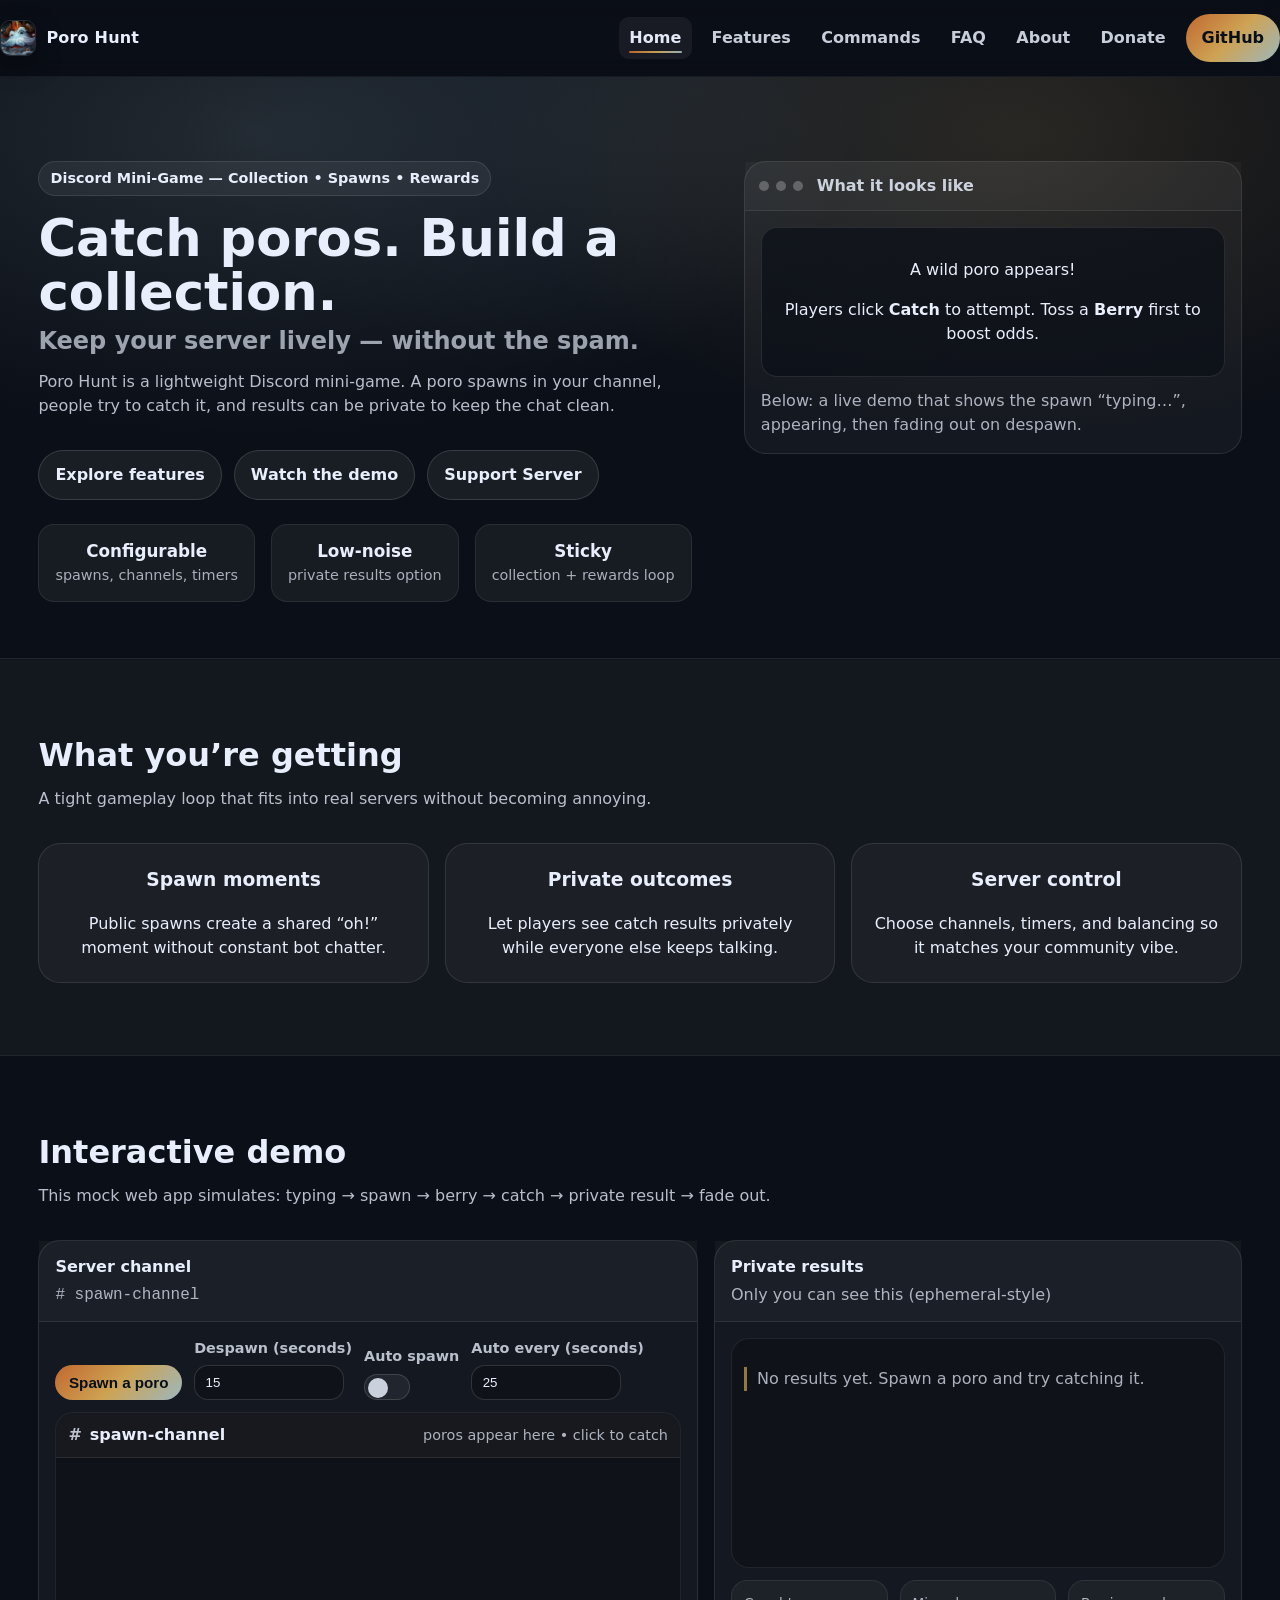
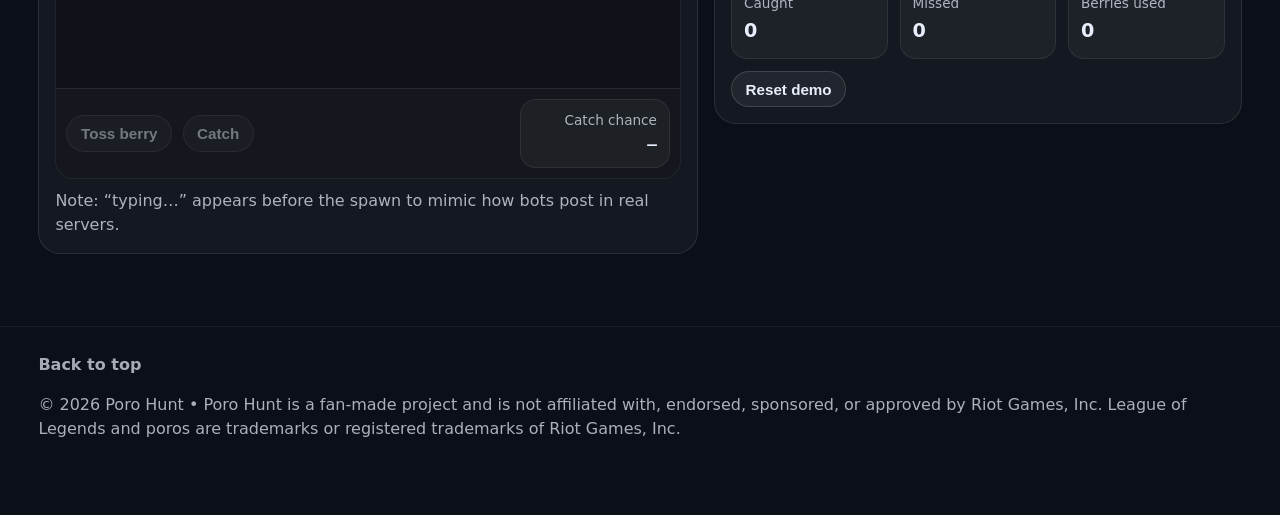
<file: index.html>
<!-- Poro Hunt — Home + Demo (v5) -->
<!DOCTYPE html>
<html lang="en">
  <head>
    <meta charset="UTF-8" />
    <meta name="viewport" content="width=device-width, initial-scale=1" />
    <title>Poro Hunt — Discord Mini-Game Bot</title>

    <link rel="stylesheet" href="./styles.css" />

    <!-- Favicon (GitHub Pages safe path) -->
    <link rel="icon" type="image/png" sizes="32x32" href="/poro-hunt-site/assets/favicon.png">
    <link rel="icon" type="image/png" sizes="16x16" href="/poro-hunt-site/assets/favicon.png">
    <link rel="apple-touch-icon" sizes="180x180" href="/poro-hunt-site/assets/favicon.png">

    <meta name="theme-color" content="#0b0f17" />
  </head>

  <body>
    <header class="site-header" id="siteHeader">
      <div class="container nav-row">
        <a class="brand" href="./index.html" aria-label="Poro Hunt Home">
  <img class="brand-logo" src="./assets/logo.jpg" alt="Poro Hunt logo" />
  <span class="brand-text">Poro Hunt</span>
</a>

        <button class="nav-toggle" id="navToggle" aria-expanded="false" aria-controls="navMenu">Menu</button>

        <nav class="nav" id="navMenu">
          <a class="nav-link" href="./index.html" aria-current="page">Home</a>
          <a class="nav-link" href="./features.html">Features</a>
          <a class="nav-link" href="./commands.html">Commands</a>
          <a class="nav-link" href="./faq.html">FAQ</a>
          <a class="nav-link" href="./about.html">About</a>
          <a class="nav-link" href="./donate.html">Donate</a>

          <a class="btn btn-primary" href="https://github.com/knubgod/poro-hunt" target="_blank" rel="noreferrer">GitHub</a>
        </nav>
      </div>
    </header>

    <main id="top">
      <section class="hero">
        <div class="container hero-grid">
          <div>
            <p class="pill">Discord Mini-Game — Collection • Spawns • Rewards</p>

            <h1 class="h1">
  Catch poros. Build a collection.
  <span class="muted hero-subtitle">Keep your server lively — without the spam.</span>
</h1>

            <p class="lede">
              Poro Hunt is a lightweight Discord mini-game. A poro spawns in your channel, people try to catch it,
              and results can be private to keep the chat clean.
            </p>

            <div class="hero-actions">
              <a class="btn btn-ghost btn-focus" href="./features.html">Explore features</a>
              <a class="btn btn-ghost btn-focus" href="#demo">Watch the demo</a>
              <a class="btn btn-ghost btn-focus" href="https://discord.gg/EASFS7yz" target="_blank" rel="noreferrer">Support Server</a>
</a>
            </div>

            <div class="stat-row">
              <div class="stat">
                <div class="stat-k">Configurable</div>
                <div class="stat-v">spawns, channels, timers</div>
              </div>
              <div class="stat">
                <div class="stat-k">Low-noise</div>
                <div class="stat-v">private results option</div>
              </div>
              <div class="stat">
                <div class="stat-k">Sticky</div>
                <div class="stat-v">collection + rewards loop</div>
              </div>
            </div>
          </div>

          <div class="hero-card">
            <div class="card-top">
              <div class="dot"></div><div class="dot"></div><div class="dot"></div>
              <span class="card-title">What it looks like</span>
            </div>
            <div class="card-body">
              <div class="bubble">
                <p class="bubble-title">A wild poro appears!</p>
                <p class="bubble-text">
                  Players click <strong>Catch</strong> to attempt.
                  Toss a <strong>Berry</strong> first to boost odds.
                </p>
              </div>
              <p class="muted" style="margin:12px 0 0;">
                Below: a live demo that shows the spawn “typing…”, appearing, then fading out on despawn.
              </p>
            </div>
          </div>
        </div>
      </section>

      <section class="section section-alt">
        <div class="container">
          <h2 class="h2">What you’re getting</h2>
          <p class="lede">A tight gameplay loop that fits into real servers without becoming annoying.</p>

          <div class="grid-3">
            <div class="card">
              <h3>Spawn moments</h3>
              <p>Public spawns create a shared “oh!” moment without constant bot chatter.</p>
            </div>
            <div class="card">
              <h3>Private outcomes</h3>
              <p>Let players see catch results privately while everyone else keeps talking.</p>
            </div>
            <div class="card">
              <h3>Server control</h3>
              <p>Choose channels, timers, and balancing so it matches your community vibe.</p>
            </div>
          </div>
        </div>
      </section>

      <!-- Demo root marker for script.js -->
      <section class="section" id="demo">
        <div class="container" id="demoRoot">
          <h2 class="h2">Interactive demo</h2>
          <p class="lede">This mock web app simulates: typing → spawn → berry → catch → private result → fade out.</p>

          <div class="demo-grid">
            <div class="demo-card">
              <div class="demo-head">
                <p class="demo-title">Server channel</p>
                <p class="demo-sub mono muted"># spawn-channel</p>
              </div>

              <div class="demo-body">
                <div class="demo-controls">
                  <button class="btn btn-primary btn-small" id="spawnBtn">Spawn a poro</button>

                  <label class="demo-label">
                    Despawn (seconds)
                    <input class="demo-input" id="despawnInput" type="number" min="5" max="120" value="15" />
                  </label>

                  <label class="demo-label">
                    Auto spawn
                    <span class="toggle-row">
                      <input id="autoSpawnToggle" type="checkbox" />
                      <span class="toggle-ui" aria-hidden="true"></span>
                    </span>
                  </label>

                  <label class="demo-label">
                    Auto every (seconds)
                    <input class="demo-input" id="autoSpawnInterval" type="number" min="8" max="120" value="25" />
                  </label>
                </div>

                <div class="discord-shell">
                  <div class="discord-top">
                    <span class="hash">#</span> <span class="chan">spawn-channel</span>
                    <span class="topic muted">poros appear here • click to catch</span>
                  </div>

                  <div class="discord-feed" id="channelFeed" aria-live="polite"></div>

                  <div class="discord-actions">
                    <button class="btn btn-ghost btn-small" id="berryBtn" disabled>Toss berry</button>
                    <button class="btn btn-ghost btn-small" id="catchBtn" disabled>Catch</button>

                    <div class="odds">
                      <p class="odds-k muted">Catch chance</p>
                      <p class="odds-v mono" id="oddsValue">—</p>
                    </div>
                  </div>
                </div>

                <p class="muted" style="margin:10px 0 0;">
                  Note: “typing…” appears before the spawn to mimic how bots post in real servers.
                </p>
              </div>
            </div>

            <div class="demo-card">
              <div class="demo-head">
                <p class="demo-title">Private results</p>
                <p class="demo-sub muted">Only you can see this (ephemeral-style)</p>
              </div>

              <div class="demo-body">
                <div class="private-box" id="privateBox">
                  <div class="ephemeral">
                    <p class="muted">No results yet. Spawn a poro and try catching it.</p>
                  </div>
                </div>

                <div class="private-stats">
                  <div class="pstat">
                    <p class="pstat-k muted">Caught</p>
                    <p class="pstat-v" id="caughtCount">0</p>
                  </div>
                  <div class="pstat">
                    <p class="pstat-k muted">Missed</p>
                    <p class="pstat-v" id="missedCount">0</p>
                  </div>
                  <div class="pstat">
                    <p class="pstat-k muted">Berries used</p>
                    <p class="pstat-v" id="berriesUsed">0</p>
                  </div>
                </div>

                <button class="btn btn-ghost btn-small" id="resetDemoBtn">Reset demo</button>
              </div>
            </div>
          </div>
        </div>
      </section>

    <footer class="site-footer">
  <div class="container footer-row">
    <div class="footer-min">
      <a href="#top">Back to top</a>
    </div>

    <p class="muted" style="margin:0;">
      © <span id="year"></span> Poro Hunt <span class="muted">•</span>
      <span class="muted">
        Poro Hunt is a fan-made project and is not affiliated with, endorsed, sponsored, or approved by Riot Games, Inc.
        League of Legends and poros are trademarks or registered trademarks of Riot Games, Inc.
      </span>
    </p>
  </div>
</footer>

    <script src="./script.js"></script>
    <!-- Floating Back-to-Top -->
<button id="backToTop" class="back-to-top" type="button" aria-label="Back to top">
  ↑
</button>
  </body>
</html>
</file>
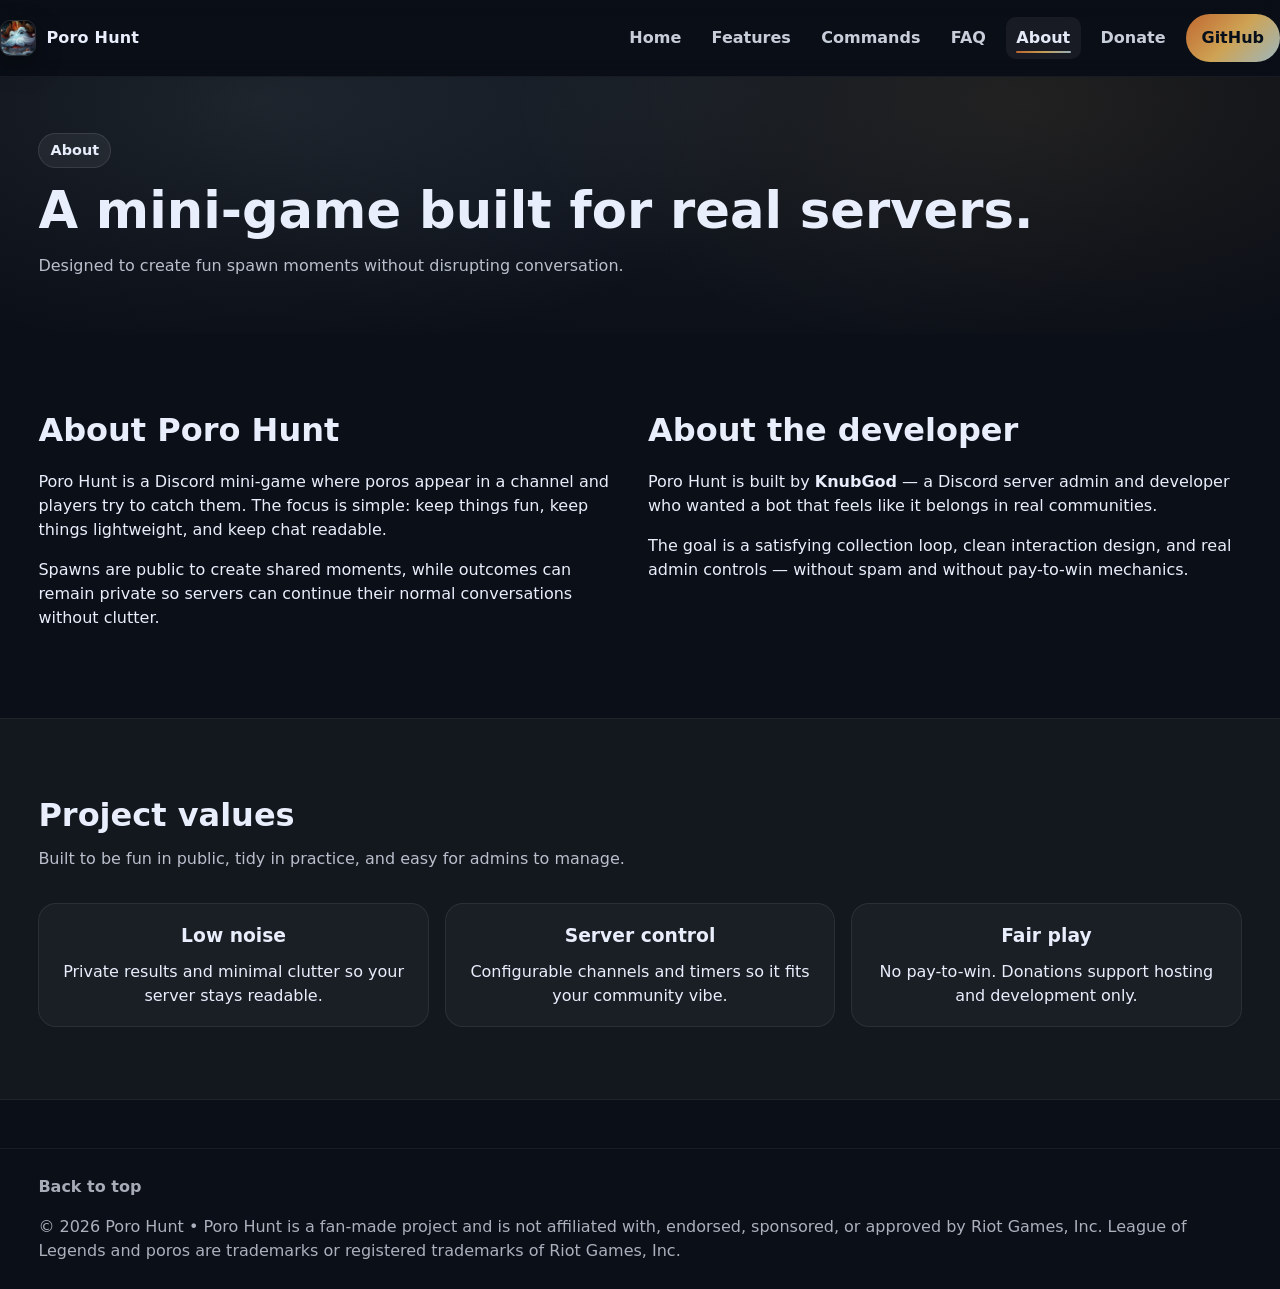
<file: about.html>
<!-- Poro Hunt — About (v9) -->
<!DOCTYPE html>
<html lang="en">
  <head>
    <meta charset="UTF-8" />
    <meta name="viewport" content="width=device-width, initial-scale=1" />
    <title>Poro Hunt — Discord Mini-Game Bot</title>

    <link rel="stylesheet" href="./styles.css" />

    <!-- Favicon (GitHub Pages safe path) -->
    <link rel="icon" type="image/png" sizes="32x32" href="/poro-hunt-site/assets/favicon.png">
    <link rel="icon" type="image/png" sizes="16x16" href="/poro-hunt-site/assets/favicon.png">
    <link rel="apple-touch-icon" sizes="180x180" href="/poro-hunt-site/assets/favicon.png">

    <meta name="theme-color" content="#0b0f17" />
  </head>
  
  <body>
    <header class="site-header" id="siteHeader">
      <div class="container nav-row">
        <a class="brand" href="./index.html" aria-label="Poro Hunt Home">
          <img class="brand-logo" src="./assets/logo.jpg" alt="Poro Hunt logo" />
          <span class="brand-text">Poro Hunt</span>
        </a>

        <button class="nav-toggle" id="navToggle" aria-expanded="false" aria-controls="navMenu">
          Menu
        </button>

        <nav class="nav" id="navMenu">
          <a class="nav-link" href="./index.html">Home</a>
          <a class="nav-link" href="./features.html">Features</a>
          <a class="nav-link" href="./commands.html">Commands</a>
          <a class="nav-link" href="./faq.html">FAQ</a>
          <a class="nav-link" href="./about.html" aria-current="page">About</a>
          <a class="nav-link" href="./donate.html">Donate</a>

          <a class="btn btn-primary" href="https://github.com/knubgod/poro-hunt" target="_blank" rel="noreferrer">GitHub</a>
        </nav>
      </div>
    </header>

    <main id="top" class="about-page">
      <!-- Hero -->
      <section class="page-hero">
        <div class="container">
          <p class="pill">About</p>
          <h1 class="h1">A mini-game built for real servers.</h1>
          <p class="lede">
            Designed to create fun spawn moments without disrupting conversation.
          </p>
        </div>
      </section>

      <!-- Informational section (NO bubbles) -->
      <section class="section">
        <div class="container">
          <div class="grid-2">
            <div>
              <h2 class="h2">About Poro Hunt</h2>
              <p>
                Poro Hunt is a Discord mini-game where poros appear in a channel and players try to catch them.
                The focus is simple: keep things fun, keep things lightweight, and keep chat readable.
              </p>
              <p>
                Spawns are public to create shared moments, while outcomes can remain private so servers
                can continue their normal conversations without clutter.
              </p>
            </div>

            <div>
              <h2 class="h2">About the developer</h2>
              <p>
                Poro Hunt is built by <strong>KnubGod</strong> — a Discord server admin and developer
                who wanted a bot that feels like it belongs in real communities.
              </p>
              <p>
                The goal is a satisfying collection loop, clean interaction design,
                and real admin controls — without spam and without pay-to-win mechanics.
              </p>
            </div>
          </div>
        </div>
      </section>

      <!-- Project values (left aligned, bubbles kept) -->
      <section class="section section-alt">
        <div class="container">
          <h2 class="h2">Project values</h2>
          <p class="lede">
            Built to be fun in public, tidy in practice, and easy for admins to manage.
          </p>

          <div class="grid-3" style="margin-top: 1rem;">
            <div class="value-card">
              <h3>Low noise</h3>
              <p>Private results and minimal clutter so your server stays readable.</p>
            </div>

            <div class="value-card">
              <h3>Server control</h3>
              <p>Configurable channels and timers so it fits your community vibe.</p>
            </div>

            <div class="value-card">
              <h3>Fair play</h3>
              <p>No pay-to-win. Donations support hosting and development only.</p>
            </div>
          </div>
        </div>
      </section>
      
    </main>

    <footer class="site-footer">
      <div class="container footer-row">
        <div class="footer-min">
          <a href="#top">Back to top</a>
        </div>

        <p class="muted" style="margin:0;">
          © <span id="year"></span> Poro Hunt <span class="muted">•</span>
          <span class="muted">
            Poro Hunt is a fan-made project and is not affiliated with, endorsed, sponsored, or approved by Riot Games, Inc.
            League of Legends and poros are trademarks or registered trademarks of Riot Games, Inc.
          </span>
        </p>
      </div>
    </footer>

    <button id="backToTop" class="back-to-top" type="button" aria-label="Back to top">↑</button>

    <script src="./script.js"></script>
  </body>
</html>
</file>
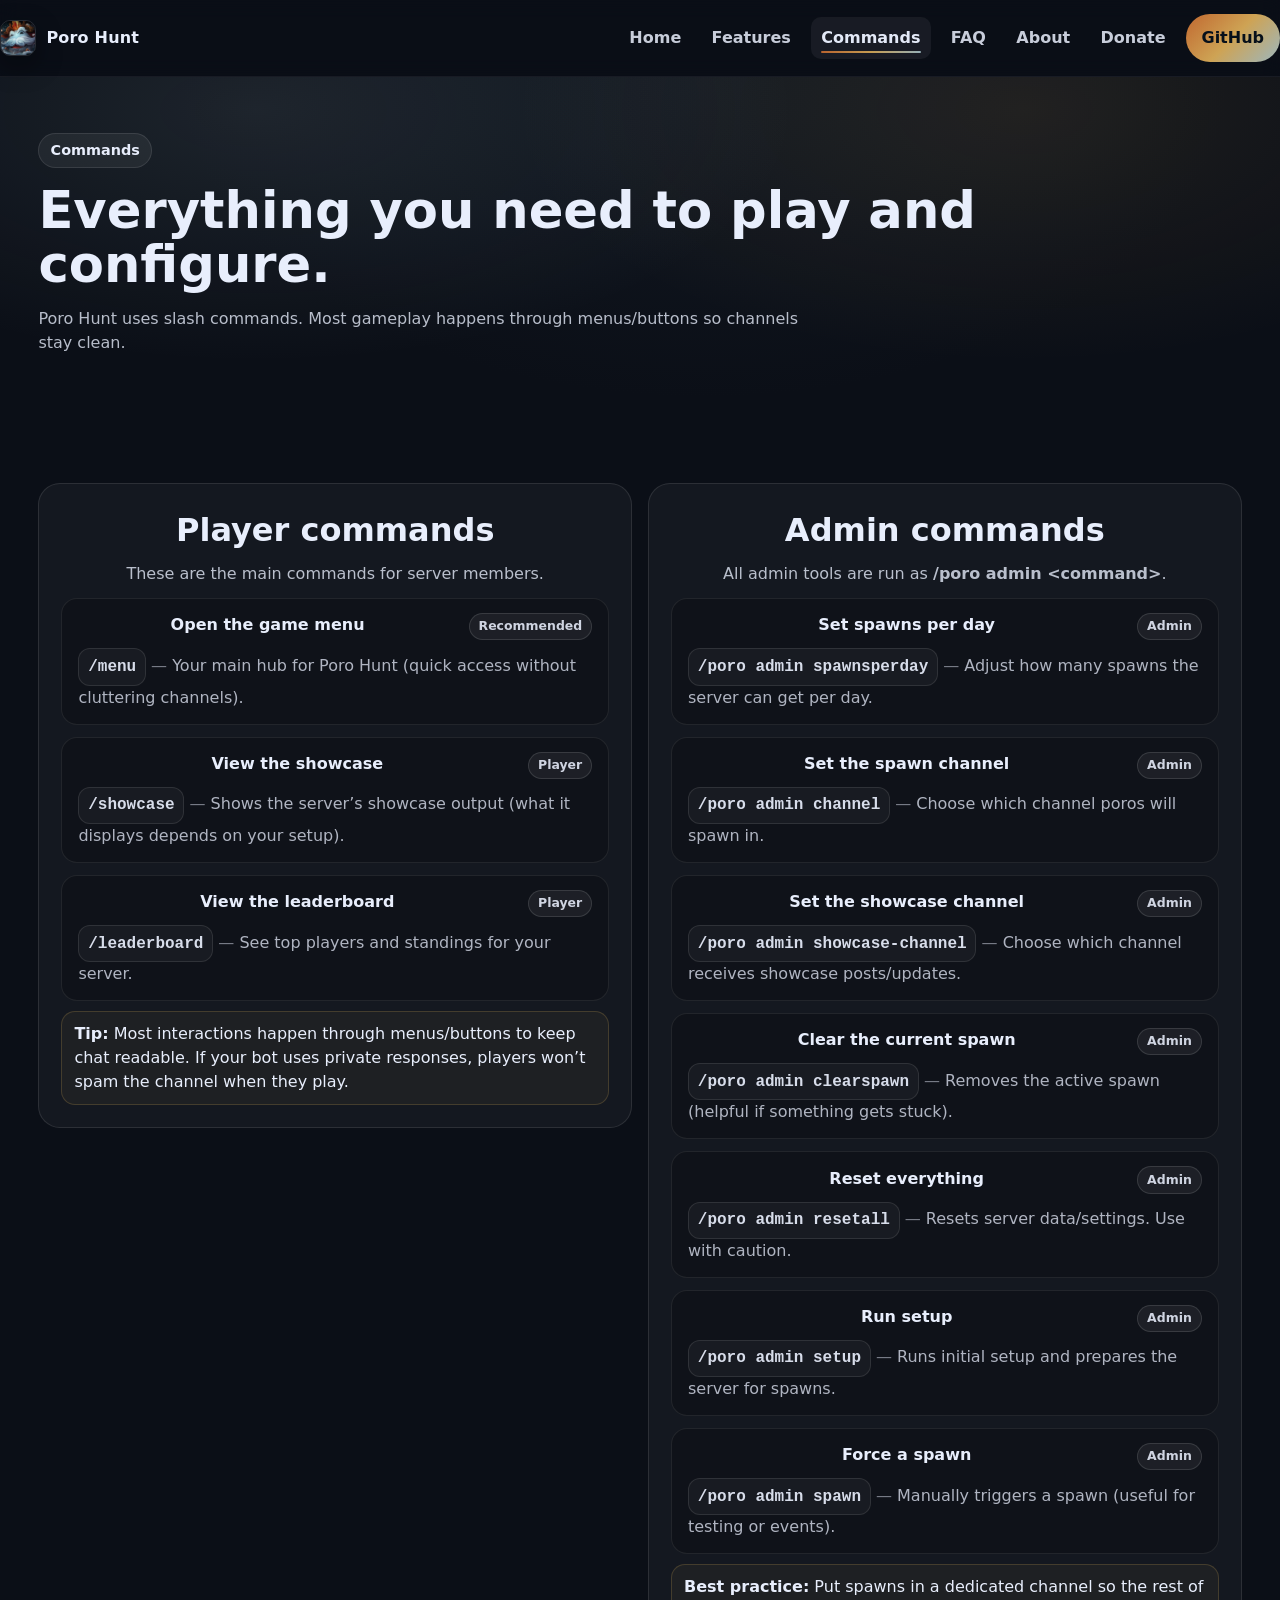
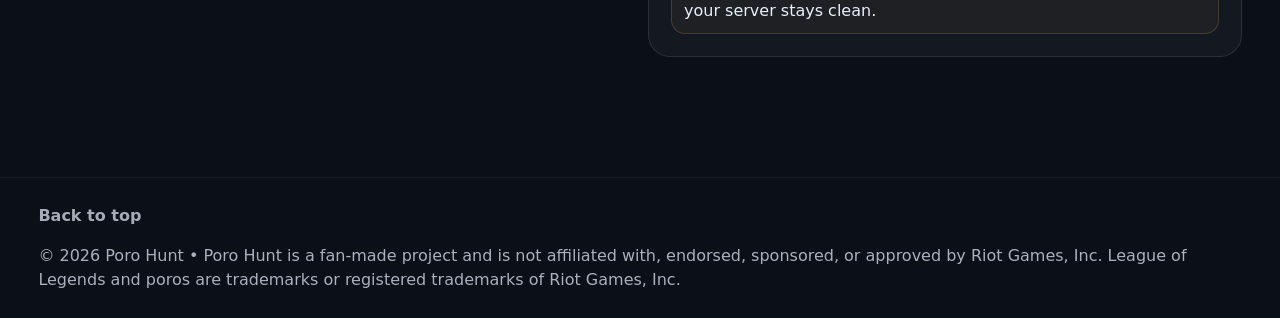
<file: commands.html>
<!-- Poro Hunt — Commands (v5, cleaned + corrected) -->
<!DOCTYPE html>
<html lang="en">
  <head>
    <meta charset="UTF-8" />
    <meta name="viewport" content="width=device-width, initial-scale=1" />
    <title>Poro Hunt — Discord Mini-Game Bot</title>

    <link rel="stylesheet" href="./styles.css" />

    <!-- Favicon (GitHub Pages safe path) -->
    <link rel="icon" type="image/png" sizes="32x32" href="/poro-hunt-site/assets/favicon.png">
    <link rel="icon" type="image/png" sizes="16x16" href="/poro-hunt-site/assets/favicon.png">
    <link rel="apple-touch-icon" sizes="180x180" href="/poro-hunt-site/assets/favicon.png">

    <meta name="theme-color" content="#0b0f17" />
  </head>

  <body>
    <header class="site-header" id="siteHeader">
      <div class="container nav-row">
        <a class="brand" href="./index.html" aria-label="Poro Hunt Home">
          <img class="brand-logo" src="./assets/logo.jpg" alt="Poro Hunt logo" />
          <span class="brand-text">Poro Hunt</span>
        </a>

        <button class="nav-toggle" id="navToggle" aria-expanded="false" aria-controls="navMenu">
          Menu
        </button>

        <nav class="nav" id="navMenu">
          <a class="nav-link" href="./index.html">Home</a>
          <a class="nav-link" href="./features.html">Features</a>
          <a class="nav-link" href="./commands.html" aria-current="page">Commands</a>
          <a class="nav-link" href="./faq.html">FAQ</a>
          <a class="nav-link" href="./about.html">About</a>
          <a class="nav-link" href="./donate.html">Donate</a>

          <a class="btn btn-primary" href="https://github.com/knubgod/poro-hunt" target="_blank" rel="noreferrer">
            GitHub
          </a>
        </nav>
      </div>
    </header>
    <main id="top">
      <!-- Page hero -->
      <section class="page-hero">
        <div class="container">
          <p class="pill">Commands</p>
          <h1 class="h1">Everything you need to play and configure.</h1>
          <p class="lede">
            Poro Hunt uses slash commands. Most gameplay happens through menus/buttons so channels stay clean.
          </p>
        </div>
      </section>

      <!-- Commands content -->
      <section class="section">
        <div class="container">
          <!-- Page-only helpers for command layout -->
          <style>
            .cmd-grid {
              display: grid;
              grid-template-columns: 1fr 1fr;
              gap: 1rem;
              align-items: start;
            }

            .cmd-list {
              display: grid;
              gap: 0.75rem;
              margin-top: 0.75rem;
            }

            .cmd {
              border-radius: 16px;
              padding: 14px 16px;
              border: 1px solid rgba(255, 255, 255, 0.08);
              background: rgba(0, 0, 0, 0.22);
              text-align: left;
            }

            /* Row 1: name left, chip right (same line) */
            .cmd-top {
              display: flex;
              align-items: baseline;
              justify-content: space-between;
              gap: 0.75rem;
              flex-wrap: nowrap;
            }

            .cmd-name {
              margin: 0;
              font-weight: 900;
              max-width: none; /* don't inherit global paragraph clamps */
            }

            .cmd-chip {
              display: inline-flex;
              align-items: center;
              padding: 0.2rem 0.55rem;
              border-radius: 999px;
              font-weight: 900;
              font-size: 0.78rem;
              border: 1px solid rgba(255, 255, 255, 0.12);
              background: rgba(255, 255, 255, 0.06);
              color: rgba(232, 238, 252, 0.88);
              white-space: nowrap;
              flex: 0 0 auto;
            }

            /* Row 2: /command + description on the same line */
            .cmd-code {
              display: inline-block;
              margin-top: 8px;
              padding: 0.35rem 0.55rem;
              border-radius: 12px;
              border: 1px solid rgba(255, 255, 255, 0.1);
              background: rgba(255, 255, 255, 0.04);
              font-family: ui-monospace, SFMono-Regular, Menlo, Monaco, Consolas, "Liberation Mono", monospace;
              font-weight: 900;
              color: rgba(232, 238, 252, 0.92);
              vertical-align: baseline;
            }

            .cmd-desc {
              display: inline;
              margin: 0;
              margin-left: 10px;
              color: rgba(232, 238, 252, 0.74);
              max-width: none; /* don't inherit global paragraph clamps */
              vertical-align: baseline;
            }

            .cmd-desc::before {
              content: "— ";
              opacity: 0.65;
            }

            .cmd-note {
              margin-top: 10px;
              padding: 10px 12px;
              border-radius: 14px;
              border: 1px solid rgba(206, 163, 84, 0.22);
              background: rgba(206, 163, 84, 0.06);
              text-align: left;
            }

            @media (max-width: 980px) {
              .cmd-grid {
                grid-template-columns: 1fr;
              }
            }

            /* On very small screens, let the chip wrap and stack line 2 cleanly */
            @media (max-width: 520px) {
              .cmd-top {
                flex-wrap: wrap;
              }
              .cmd-desc {
                display: block;
                margin-left: 0;
                margin-top: 8px;
              }
              .cmd-desc::before {
                content: "";
              }
            }
          </style>

          <div class="cmd-grid">
            <!-- Player commands -->
            <div class="card">
              <h2 class="h2" style="margin-bottom: 0;">Player commands</h2>
              <p class="lede" style="margin: 0.5rem auto 0;">
                These are the main commands for server members.
              </p>

              <div class="cmd-list">
                <div class="cmd">
                  <div class="cmd-top">
                    <p class="cmd-name">Open the game menu</p>
                    <span class="cmd-chip">Recommended</span>
                  </div>
                  <span class="cmd-code">/menu</span>
                  <p class="cmd-desc">Your main hub for Poro Hunt (quick access without cluttering channels).</p>
                </div>

                <div class="cmd">
                  <div class="cmd-top">
                    <p class="cmd-name">View the showcase</p>
                    <span class="cmd-chip">Player</span>
                  </div>
                  <span class="cmd-code">/showcase</span>
                  <p class="cmd-desc">Shows the server’s showcase output (what it displays depends on your setup).</p>
                </div>

                <div class="cmd">
                  <div class="cmd-top">
                    <p class="cmd-name">View the leaderboard</p>
                    <span class="cmd-chip">Player</span>
                  </div>
                  <span class="cmd-code">/leaderboard</span>
                  <p class="cmd-desc">See top players and standings for your server.</p>
                </div>
              </div>

              <div class="cmd-note">
                <strong>Tip:</strong> Most interactions happen through menus/buttons to keep chat readable.
                If your bot uses private responses, players won’t spam the channel when they play.
              </div>
            </div>

            <!-- Admin commands -->
            <div class="card">
              <h2 class="h2" style="margin-bottom: 0;">Admin commands</h2>
              <p class="lede" style="margin: 0.5rem auto 0;">
                All admin tools are run as <strong>/poro admin &lt;command&gt;</strong>.
              </p>

              <div class="cmd-list">
                <div class="cmd">
                  <div class="cmd-top">
                    <p class="cmd-name">Set spawns per day</p>
                    <span class="cmd-chip">Admin</span>
                  </div>
                  <span class="cmd-code">/poro admin spawnsperday</span>
                  <p class="cmd-desc">Adjust how many spawns the server can get per day.</p>
                </div>

                <div class="cmd">
                  <div class="cmd-top">
                    <p class="cmd-name">Set the spawn channel</p>
                    <span class="cmd-chip">Admin</span>
                  </div>
                  <span class="cmd-code">/poro admin channel</span>
                  <p class="cmd-desc">Choose which channel poros will spawn in.</p>
                </div>

                <div class="cmd">
                  <div class="cmd-top">
                    <p class="cmd-name">Set the showcase channel</p>
                    <span class="cmd-chip">Admin</span>
                  </div>
                  <!-- NOTE: If your actual subcommand name is different (e.g., "showcasechannel" or "showcase"),
                       change ONLY the code text below. -->
                  <span class="cmd-code">/poro admin showcase-channel</span>
                  <p class="cmd-desc">Choose which channel receives showcase posts/updates.</p>
                </div>

                <div class="cmd">
                  <div class="cmd-top">
                    <p class="cmd-name">Clear the current spawn</p>
                    <span class="cmd-chip">Admin</span>
                  </div>
                  <span class="cmd-code">/poro admin clearspawn</span>
                  <p class="cmd-desc">Removes the active spawn (helpful if something gets stuck).</p>
                </div>

                <div class="cmd">
                  <div class="cmd-top">
                    <p class="cmd-name">Reset everything</p>
                    <span class="cmd-chip">Admin</span>
                  </div>
                  <span class="cmd-code">/poro admin resetall</span>
                  <p class="cmd-desc">Resets server data/settings. Use with caution.</p>
                </div>

                <div class="cmd">
                  <div class="cmd-top">
                    <p class="cmd-name">Run setup</p>
                    <span class="cmd-chip">Admin</span>
                  </div>
                  <span class="cmd-code">/poro admin setup</span>
                  <p class="cmd-desc">Runs initial setup and prepares the server for spawns.</p>
                </div>

                <div class="cmd">
                  <div class="cmd-top">
                    <p class="cmd-name">Force a spawn</p>
                    <span class="cmd-chip">Admin</span>
                  </div>
                  <span class="cmd-code">/poro admin spawn</span>
                  <p class="cmd-desc">Manually triggers a spawn (useful for testing or events).</p>
                </div>
              </div>

              <div class="cmd-note">
                <strong>Best practice:</strong> Put spawns in a dedicated channel so the rest of your server stays clean.
              </div>
            </div>
          </div>
        </div>
      </section>
    </main>

    <footer class="site-footer">
      <div class="container footer-row">
        <div class="footer-min">
          <a href="#top">Back to top</a>
        </div>

        <p class="muted" style="margin: 0;">
          © <span id="year"></span> Poro Hunt <span class="muted">•</span>
          <span class="muted">
            Poro Hunt is a fan-made project and is not affiliated with, endorsed, sponsored, or approved by Riot Games, Inc.
            League of Legends and poros are trademarks or registered trademarks of Riot Games, Inc.
          </span>
        </p>
      </div>
    </footer>

    <button id="backToTop" class="back-to-top" type="button" aria-label="Back to top">↑</button>

    <script src="./script.js"></script>
  </body>
</html>
</file>
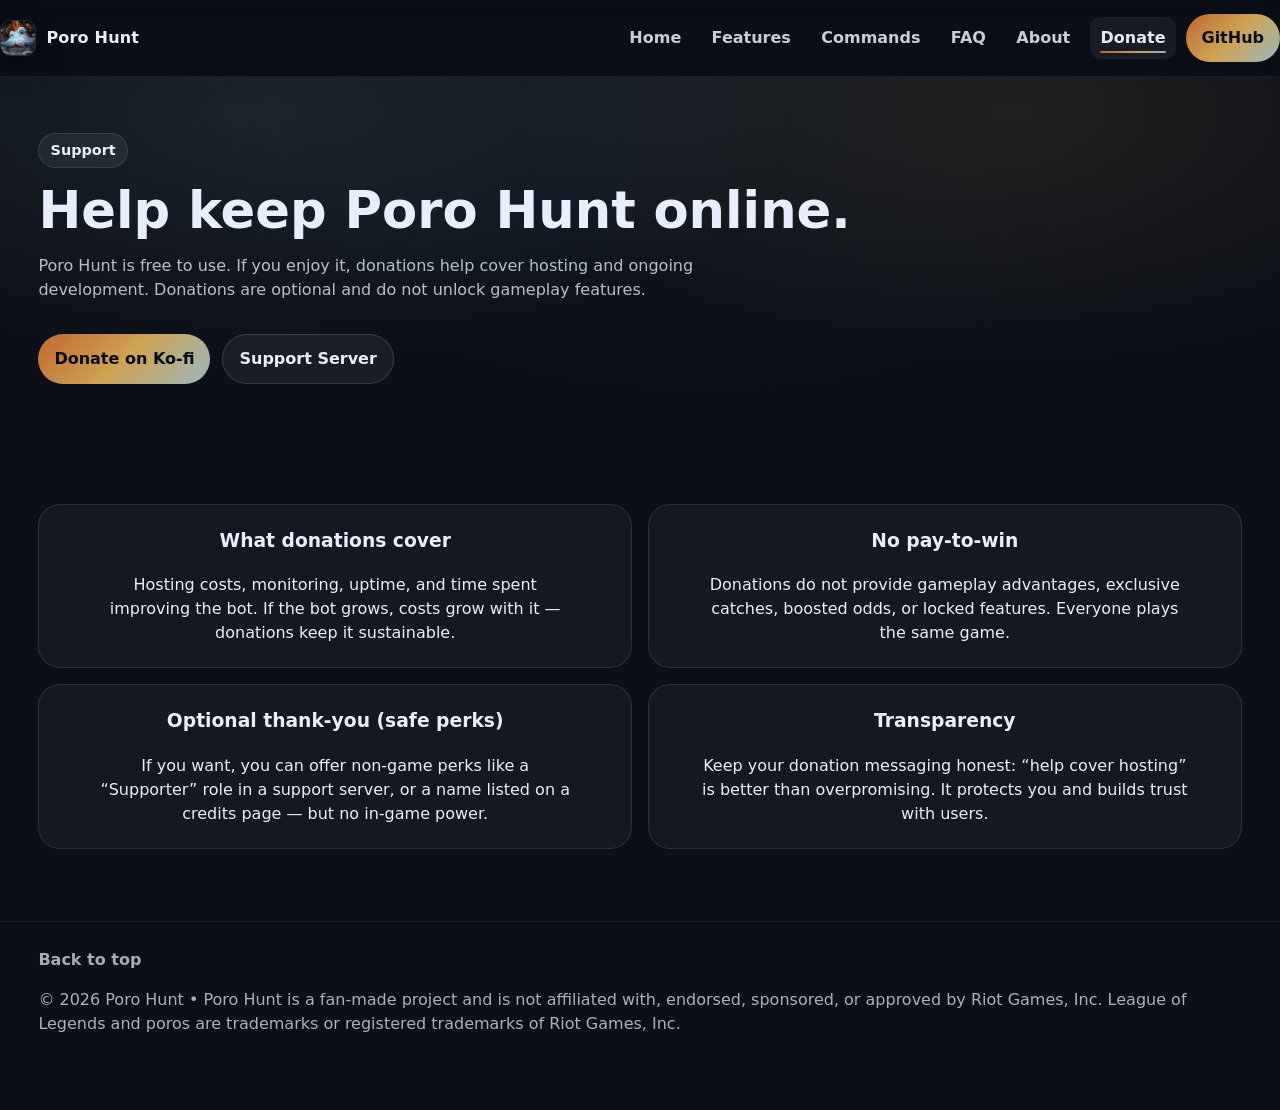
<file: donate.html>
<!-- Poro Hunt — Donate (v2) -->
<!DOCTYPE html>
<html lang="en">
  <head>
    <meta charset="UTF-8" />
    <meta name="viewport" content="width=device-width, initial-scale=1" />
    <title>Poro Hunt — Discord Mini-Game Bot</title>

    <link rel="stylesheet" href="./styles.css" />

    <!-- Favicon (GitHub Pages safe path) -->
    <link rel="icon" type="image/png" sizes="32x32" href="/poro-hunt-site/assets/favicon.png">
    <link rel="icon" type="image/png" sizes="16x16" href="/poro-hunt-site/assets/favicon.png">
    <link rel="apple-touch-icon" sizes="180x180" href="/poro-hunt-site/assets/favicon.png">

    <meta name="theme-color" content="#0b0f17" />
  </head>

  <body>
    <header class="site-header" id="siteHeader">
      <div class="container nav-row">
        <a class="brand" href="./index.html" aria-label="Poro Hunt Home">
          <img class="brand-logo" src="./assets/logo.jpg" alt="Poro Hunt logo" />
          <span class="brand-text">Poro Hunt</span>
        </a>

        <button class="nav-toggle" id="navToggle" aria-expanded="false" aria-controls="navMenu">
          Menu
        </button>

        <nav class="nav" id="navMenu">
          <a class="nav-link" href="./index.html">Home</a>
          <a class="nav-link" href="./features.html">Features</a>
          <a class="nav-link" href="./commands.html">Commands</a>
          <a class="nav-link" href="./faq.html">FAQ</a>
          <a class="nav-link" href="./about.html">About</a>
          <a class="nav-link" href="./donate.html" aria-current="page">Donate</a>

          <a class="btn btn-primary" href="https://github.com/knubgod/poro-hunt" target="_blank" rel="noreferrer">GitHub</a>
        </nav>
      </div>
    </header>

    <main id="top">
      <section class="page-hero">
        <div class="container">
          <p class="pill">Support</p>
          <h1 class="h1">Help keep Poro Hunt online.</h1>
          <p class="lede">
            Poro Hunt is free to use. If you enjoy it, donations help cover hosting and ongoing development.
            Donations are optional and do not unlock gameplay features.
          </p>

          <div class="hero-actions">
            <a class="btn btn-primary" href="https://ko-fi.com/knubgod" target="_blank" rel="noreferrer">Donate on Ko-fi</a>
            <a class="btn btn-ghost" href="https://discord.gg/EASFS7yz" target="_blank" rel="noreferrer">Support Server</a>
          </div>
        </div>
      </section>

      <section class="section">
        <div class="container">

          <div class="grid-2">
            <div class="card donate-card">
              <h3>What donations cover</h3>
              <p>
                Hosting costs, monitoring, uptime, and time spent improving the bot.
                If the bot grows, costs grow with it — donations keep it sustainable.
              </p>
            </div>

            <div class="card donate-card">
              <h3>No pay-to-win</h3>
              <p>
                Donations do not provide gameplay advantages, exclusive catches, boosted odds,
                or locked features. Everyone plays the same game.
              </p>
            </div>
          </div>

          <div class="grid-2" style="margin-top: 1rem;">
            <div class="card donate-card">
              <h3>Optional thank-you (safe perks)</h3>
              <p>
                If you want, you can offer non-game perks like a “Supporter” role in a support server,
                or a name listed on a credits page — but no in-game power.
              </p>
            </div>

            <div class="card donate-card">
              <h3>Transparency</h3>
              <p>
                Keep your donation messaging honest: “help cover hosting” is better than overpromising.
                It protects you and builds trust with users.
              </p>
            </div>
          </div>

        </div>
      </section>

    <footer class="site-footer">
  <div class="container footer-row">
    <div class="footer-min">
      <a href="#top">Back to top</a>
    </div>

    <p class="muted" style="margin:0;">
      © <span id="year"></span> Poro Hunt <span class="muted">•</span>
      <span class="muted">
        Poro Hunt is a fan-made project and is not affiliated with, endorsed, sponsored, or approved by Riot Games, Inc.
        League of Legends and poros are trademarks or registered trademarks of Riot Games, Inc.
      </span>
    </p>
  </div>
</footer>

    <button id="backToTop" class="back-to-top" type="button" aria-label="Back to top">↑</button>

    <script src="./script.js"></script>
  </body>
</html>
</file>
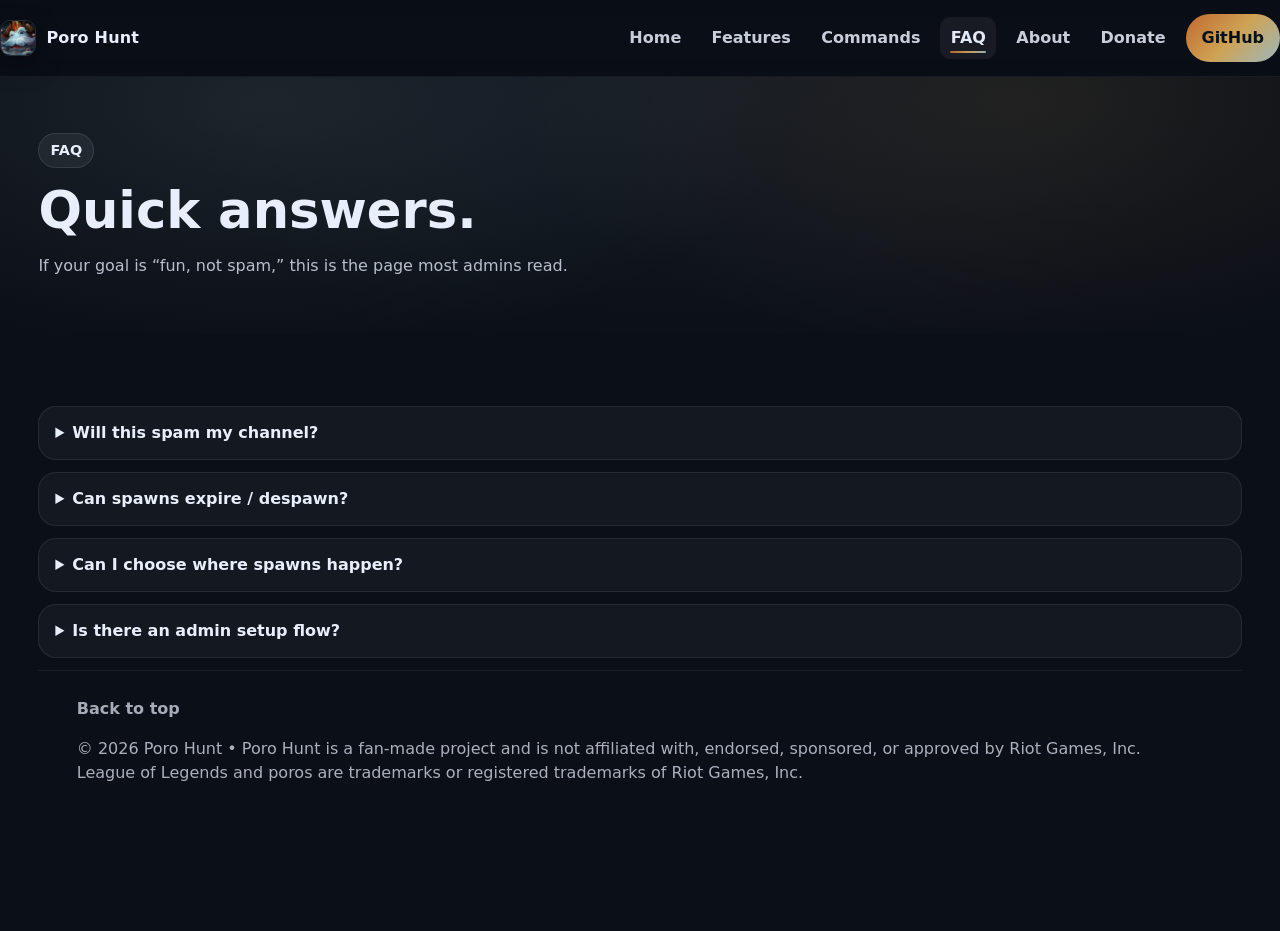
<file: faq.html>
<!-- Poro Hunt — FAQ (v5) -->
<!DOCTYPE html>
<html lang="en">
  <head>
    <meta charset="UTF-8" />
    <meta name="viewport" content="width=device-width, initial-scale=1" />
    <title>Poro Hunt — Discord Mini-Game Bot</title>

    <link rel="stylesheet" href="./styles.css" />

    <!-- Favicon (GitHub Pages safe path) -->
    <link rel="icon" type="image/png" sizes="32x32" href="/poro-hunt-site/assets/favicon.png">
    <link rel="icon" type="image/png" sizes="16x16" href="/poro-hunt-site/assets/favicon.png">
    <link rel="apple-touch-icon" sizes="180x180" href="/poro-hunt-site/assets/favicon.png">

    <meta name="theme-color" content="#0b0f17" />
  </head>

  <body>
    <header class="site-header" id="siteHeader">
      <div class="container nav-row">
        <a class="brand" href="./index.html" aria-label="Poro Hunt Home">
  <img class="brand-logo" src="./assets/logo.jpg" alt="Poro Hunt logo" />
  <span class="brand-text">Poro Hunt</span>
</a>

        <button class="nav-toggle" id="navToggle" aria-expanded="false" aria-controls="navMenu">Menu</button>

        <nav class="nav" id="navMenu">
          <a class="nav-link" href="./index.html">Home</a>
          <a class="nav-link" href="./features.html">Features</a>
          <a class="nav-link" href="./commands.html">Commands</a>
          <a class="nav-link" href="./faq.html" aria-current="page">FAQ</a>
          <a class="nav-link" href="./about.html">About</a>
          <a class="nav-link" href="./donate.html">Donate</a>

          <a class="btn btn-primary" href="https://github.com/knubgod/poro-hunt" target="_blank" rel="noreferrer">GitHub</a>
        </nav>
      </div>
    </header>

    <main id="top">
      <section class="page-hero">
        <div class="container">
          <p class="pill">FAQ</p>
          <h1 class="h1">Quick answers.</h1>
          <p class="lede">If your goal is “fun, not spam,” this is the page most admins read.</p>
        </div>
      </section>

      <section class="section">
        <div class="container">
          <details class="faq">
            <summary>Will this spam my channel?</summary>
            <p>Spawns can be public, but outcomes can be private. That’s the core design.</p>
          </details>

          <details class="faq">
            <summary>Can spawns expire / despawn?</summary>
            <p>Yes. Despawn timers keep the channel from getting stuck with old spawn messages.</p>
          </details>

          <details class="faq">
            <summary>Can I choose where spawns happen?</summary>
            <p>Yes. Configure one or more channels depending on how your server is organized.</p>
          </details>

          <details class="faq">
            <summary>Is there an admin setup flow?</summary>
            <p>That’s what config commands are for. Keep the gameplay out of regular channels.</p>
          </details>
 
    <footer class="site-footer">
  <div class="container footer-row">
    <div class="footer-min">
      <a href="#top">Back to top</a>
    </div>

    <p class="muted" style="margin:0;">
      © <span id="year"></span> Poro Hunt <span class="muted">•</span>
      <span class="muted">
        Poro Hunt is a fan-made project and is not affiliated with, endorsed, sponsored, or approved by Riot Games, Inc.
        League of Legends and poros are trademarks or registered trademarks of Riot Games, Inc.
      </span>
    </p>
  </div>
</footer>

    <script src="./script.js"></script>
    <!-- Floating Back-to-Top -->
<button id="backToTop" class="back-to-top" type="button" aria-label="Back to top">
  ↑
</button>
  </body>
</html>
</file>
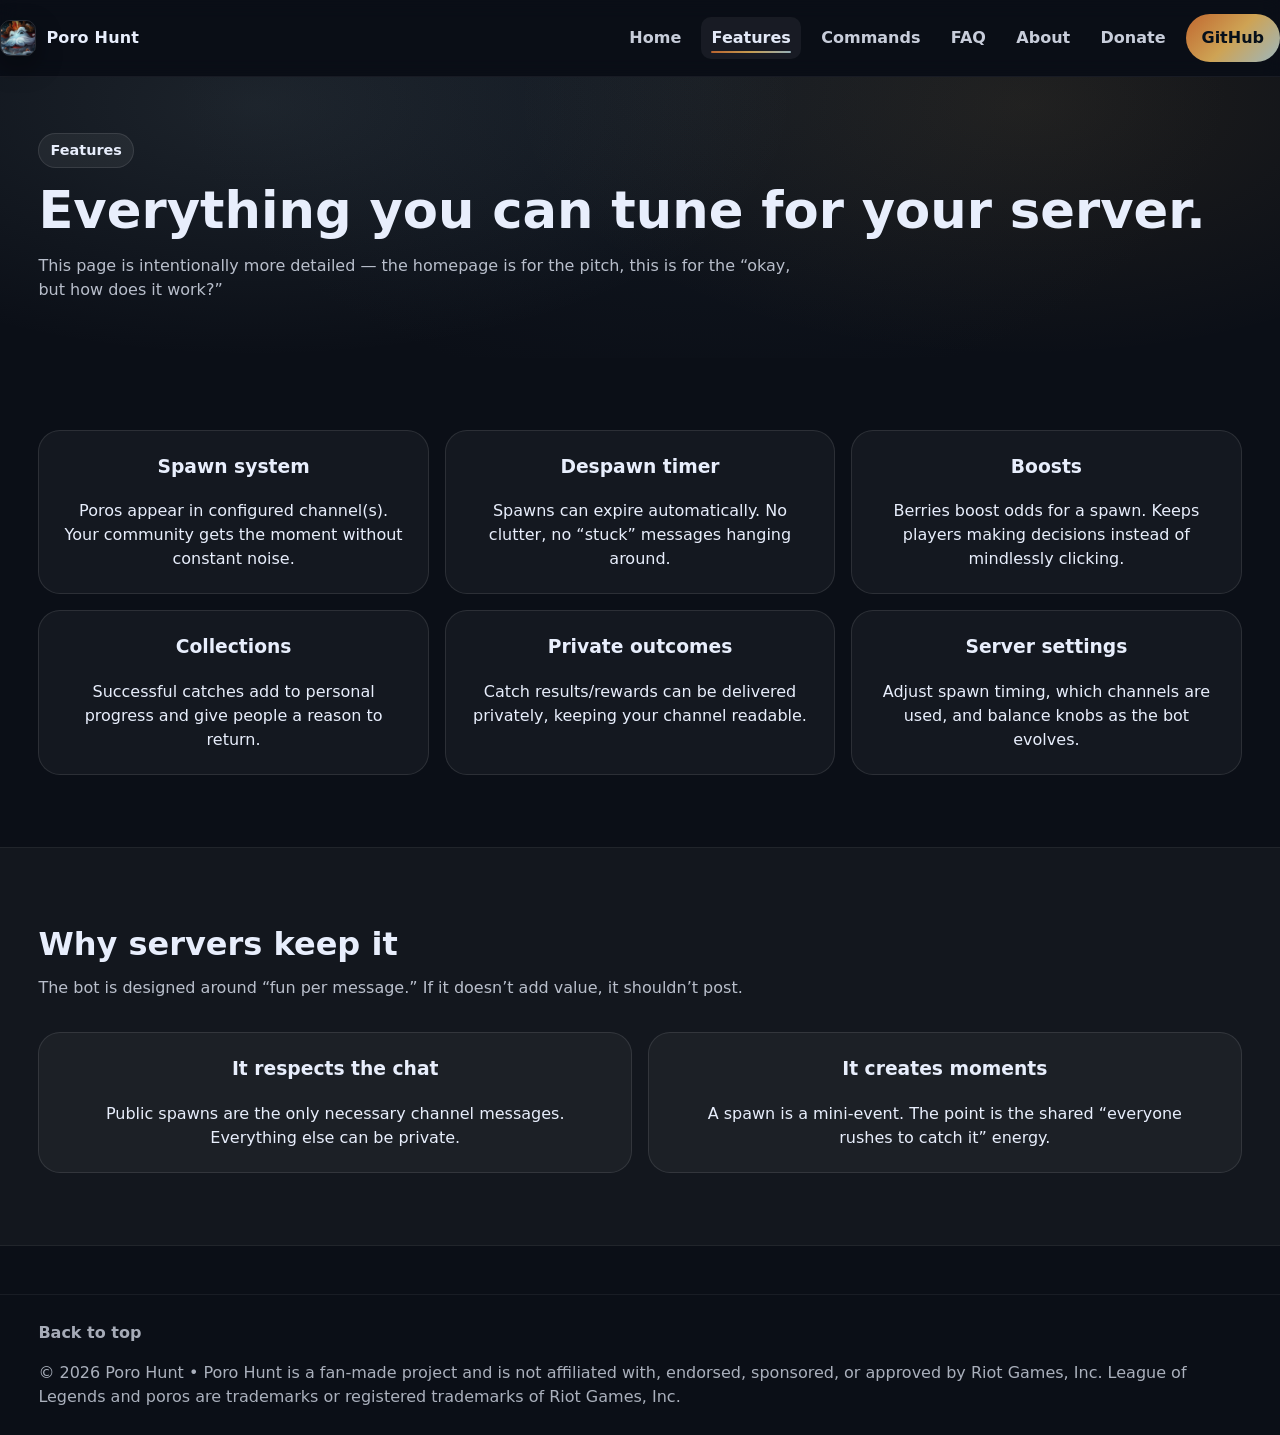
<file: features.html>
<!-- Poro Hunt — Features (v5) -->
<!DOCTYPE html>
<html lang="en">
  <head>
    <meta charset="UTF-8" />
    <meta name="viewport" content="width=device-width, initial-scale=1" />
    <title>Poro Hunt — Discord Mini-Game Bot</title>

    <link rel="stylesheet" href="./styles.css" />

    <!-- Favicon (GitHub Pages safe path) -->
    <link rel="icon" type="image/png" sizes="32x32" href="/poro-hunt-site/assets/favicon.png">
    <link rel="icon" type="image/png" sizes="16x16" href="/poro-hunt-site/assets/favicon.png">
    <link rel="apple-touch-icon" sizes="180x180" href="/poro-hunt-site/assets/favicon.png">

    <meta name="theme-color" content="#0b0f17" />
  </head>

  <body>
    <header class="site-header" id="siteHeader">
      <div class="container nav-row">
        <a class="brand" href="./index.html" aria-label="Poro Hunt Home">
  <img class="brand-logo" src="./assets/logo.jpg" alt="Poro Hunt logo" />
  <span class="brand-text">Poro Hunt</span>
</a>

        <button class="nav-toggle" id="navToggle" aria-expanded="false" aria-controls="navMenu">Menu</button>

        <nav class="nav" id="navMenu">
          <a class="nav-link" href="./index.html">Home</a>
          <a class="nav-link" href="./features.html" aria-current="page">Features</a>
          <a class="nav-link" href="./commands.html">Commands</a>
          <a class="nav-link" href="./faq.html">FAQ</a>
          <a class="nav-link" href="./about.html">About</a>
          <a class="nav-link" href="./donate.html">Donate</a>

          <a class="btn btn-primary" href="https://github.com/knubgod/poro-hunt" target="_blank" rel="noreferrer">GitHub</a>
        </nav>
      </div>
    </header>

    <main id="top">
      <section class="page-hero">
        <div class="container">
          <p class="pill">Features</p>
          <h1 class="h1">Everything you can tune for your server.</h1>
          <p class="lede">
            This page is intentionally more detailed — the homepage is for the pitch, this is for the “okay, but how does it work?”
          </p>
        </div>
      </section>

      <section class="section">
        <div class="container">
          <div class="grid-3">
            <div class="card">
              <h3>Spawn system</h3>
              <p>Poros appear in configured channel(s). Your community gets the moment without constant noise.</p>
            </div>
            <div class="card">
              <h3>Despawn timer</h3>
              <p>Spawns can expire automatically. No clutter, no “stuck” messages hanging around.</p>
            </div>
            <div class="card">
              <h3>Boosts</h3>
              <p>Berries boost odds for a spawn. Keeps players making decisions instead of mindlessly clicking.</p>
            </div>
            <div class="card">
              <h3>Collections</h3>
              <p>Successful catches add to personal progress and give people a reason to return.</p>
            </div>
            <div class="card">
              <h3>Private outcomes</h3>
              <p>Catch results/rewards can be delivered privately, keeping your channel readable.</p>
            </div>
            <div class="card">
              <h3>Server settings</h3>
              <p>Adjust spawn timing, which channels are used, and balance knobs as the bot evolves.</p>
            </div>
          </div>
        </div>
      </section>

      <section class="section section-alt">
        <div class="container">
          <h2 class="h2">Why servers keep it</h2>
          <p class="lede">The bot is designed around “fun per message.” If it doesn’t add value, it shouldn’t post.</p>

          <div class="grid-2">
            <div class="card">
              <h3>It respects the chat</h3>
              <p>Public spawns are the only necessary channel messages. Everything else can be private.</p>
            </div>
            <div class="card">
              <h3>It creates moments</h3>
              <p>A spawn is a mini-event. The point is the shared “everyone rushes to catch it” energy.</p>
            </div>
          </div>
          
      </section>
    </main>

    <footer class="site-footer">
  <div class="container footer-row">
    <div class="footer-min">
      <a href="#top">Back to top</a>
    </div>

    <p class="muted" style="margin:0;">
      © <span id="year"></span> Poro Hunt <span class="muted">•</span>
      <span class="muted">
        Poro Hunt is a fan-made project and is not affiliated with, endorsed, sponsored, or approved by Riot Games, Inc.
        League of Legends and poros are trademarks or registered trademarks of Riot Games, Inc.
      </span>
    </p>
  </div>
</footer>

    <script src="./script.js"></script>
    <!-- Floating Back-to-Top -->
<button id="backToTop" class="back-to-top" type="button" aria-label="Back to top">
  ↑
</button>
  </body>
</html>
</file>
<file: styles.css>
/*
  Poro Hunt Website — cleaned
  Fixes:
  - Invalid nested selectors in .bubble
  - Cards being forced into skinny max-width columns (causing "-_-" layouts)
  - Adds value-card hover (crisp border + tiny lift)
  - Mobile nav menu becomes vertical
*/

* { box-sizing: border-box; }
html, body { height: 100%; }

:root {
  /* Brand palette (from your logo art) */
  --bg: #0b0f17;
  --bg2: #0f1624;
  --text: #e8eefc;
  --muted: rgba(232, 238, 252, 0.72);

  --ice: #9cb7bf;
  --slate: #2f4050;
  --gold: #cea354;
  --copper: #c16830;

  --border: rgba(255,255,255,0.10);
  --border2: rgba(255,255,255,0.14);
  --panel: rgba(255,255,255,0.04);

  --shadow: 0 18px 55px rgba(0,0,0,0.35);
}

body {
  min-height: 100vh;
  margin: 0;
  font-family: system-ui, -apple-system, Segoe UI, Roboto, Arial, sans-serif;
  line-height: 1.5;
  background: var(--bg);
  color: var(--text);
}

main { min-height: calc(100vh - 80px); }

/* Consistent breathing room before footer on every page */
main {
  padding-bottom: 48px;
}

/* ---------- Utilities ---------- */

.container {
  width: 100%;
  max-width: none;
  margin: 0 auto;
  padding-left: clamp(16px, 3vw, 48px);
  padding-right: clamp(16px, 3vw, 48px);
}

.muted { color: var(--muted); }
.mono { font-family: ui-monospace, SFMono-Regular, Menlo, Monaco, Consolas, "Liberation Mono", monospace; }

.section { padding: 72px 0; }

.section-alt {
  background: rgba(255, 255, 255, 0.03);
  border-top: 1px solid rgba(255, 255, 255, 0.06);
  border-bottom: 1px solid rgba(255, 255, 255, 0.06);
}

.subtitle {
  font-size: clamp(1.2rem, 2.2vw, 1.6rem);
  font-weight: 800;
  line-height: 1.25;
  margin-top: 0.5rem;
  margin-bottom: 1rem;
}

.hero-subtitle {
  display: block;
  font-size: clamp(1.1rem, 2vw, 1.5rem);
  font-weight: 800;
  margin-top: 0.6rem;
  opacity: 0.9; /* keeps it slightly softer than main line */
}

.h1 { font-size: clamp(2.2rem, 4vw, 3.2rem); line-height: 1.05; margin: 0 0 1rem; }
.h2 { font-size: 2rem; margin: 0 0 0.5rem; }

.lede {
  margin: 0 0 2rem;
  max-width: 75ch;
  color: rgba(232, 238, 252, 0.78);
}

.pill {
  display: inline-block;
  font-weight: 800;
  font-size: 0.9rem;
  padding: 0.35rem 0.7rem;
  border-radius: 999px;
  background: rgba(255, 255, 255, 0.06);
  border: 1px solid rgba(255, 255, 255, 0.10);
  margin: 0 0 1rem;
}

/* Grids */
.grid-2, .grid-3 { align-items: stretch; }
.grid-2 { display: grid; grid-template-columns: 1fr 1fr; gap: 1rem; }
.grid-3 { display: grid; grid-template-columns: repeat(3, 1fr); gap: 1rem; }

/* ---------- Buttons ---------- */

.btn {
  display: inline-flex;
  align-items: center;
  justify-content: center;
  gap: 0.5rem;
  text-decoration: none;
  font-weight: 800;
  padding: 0.75rem 1rem;
  border-radius: 999px;
  border: 1px solid var(--border2);
  background: rgba(255, 255, 255, 0.04);
  color: var(--text);
  cursor: pointer;
  transition: transform 140ms ease, background 140ms ease, border-color 140ms ease, box-shadow 140ms ease, filter 140ms ease;
}

.btn:hover {
  transform: translateY(-2px);
  border-color: rgba(255, 255, 255, 0.22);
  box-shadow: 0 10px 30px rgba(0, 0, 0, 0.35);
}

.btn:active { transform: translateY(0px) scale(0.98); }

.btn-primary {
  background: linear-gradient(135deg, var(--copper), var(--gold), var(--ice));
  border: none;
  color: #07101a;
}

.btn-primary:hover {
  filter: brightness(1.06);
  box-shadow: 0 12px 38px rgba(193, 104, 48, 0.12), 0 12px 38px rgba(156, 183, 191, 0.10);
}

.btn-ghost { background: rgba(255, 255, 255, 0.06); }
.btn-small { padding: 0.55rem 0.85rem; font-size: 0.95rem; }
.btn[disabled] { opacity: 0.45; cursor: not-allowed; transform: none; box-shadow: none; }

@keyframes pop {
  0%{transform:translateY(-2px) scale(1)}
  50%{transform:translateY(-2px) scale(1.05)}
  100%{transform:translateY(-2px) scale(1)}
}
.btn-pop { animation: pop 180ms ease-out; }

@keyframes shake {
  0%, 100% { transform: translateY(-2px) translateX(0); }
  20% { transform: translateY(-2px) translateX(-2px); }
  40% { transform: translateY(-2px) translateX(2px); }
  60% { transform: translateY(-2px) translateX(-1px); }
  80% { transform: translateY(-2px) translateX(1px); }
}
.btn-shake { animation: shake 260ms ease-in-out; }

@keyframes flash {
  0% { box-shadow: 0 0 0 rgba(156, 183, 191, 0); }
  50% { box-shadow: 0 0 0 8px rgba(156, 183, 191, 0.14); }
  100% { box-shadow: 0 0 0 rgba(156, 183, 191, 0); }
}
.btn-flash { animation: flash 320ms ease-out; }

/* Crisp highlight + tiny lift (used for key homepage ghost buttons) */
.btn-focus:hover {
  border-color: rgba(206, 163, 84, 0.55);
  box-shadow: 0 10px 28px rgba(0,0,0,0.28);
  transform: translateY(-2px);
}

.btn-focus:active {
  transform: translateY(-1px) scale(0.99);
}

/* ---------- NAV ---------- */

.site-header {
  position: sticky;
  top: 0;
  z-index: 20;
  backdrop-filter: blur(10px);
  background: rgba(11, 15, 23, 0.72);
  border-bottom: 1px solid rgba(255, 255, 255, 0.06);
  transition: background 180ms ease, border-color 180ms ease, box-shadow 180ms ease;
}

.site-header.is-scrolled {
  background: rgba(11, 15, 23, 0.90);
  border-color: rgba(255, 255, 255, 0.10);
  box-shadow: var(--shadow);
}

.nav-row { display: flex; align-items: center; justify-content: space-between; padding: 14px 0; gap: 1rem; flex-wrap: wrap; }

.brand {
  display: inline-flex;
  gap: 0.65rem;
  align-items: center;
  text-decoration: none;
  color: var(--text);
}

.brand-logo{
  width: 36px;
  height: 36px;
  border-radius: 10px;
  object-fit: cover;
  border: 1px solid rgba(255,255,255,0.12);
  box-shadow: 0 10px 26px rgba(0,0,0,0.35);
}

.brand-text { font-weight: 900; letter-spacing: 0.2px; }

.nav {
  display: flex;
  align-items: center;
  gap: 0.6rem;
  flex-wrap: wrap;
}

.nav-link {
  position: relative;
  text-decoration: none;
  color: rgba(232, 238, 252, 0.86);
  font-weight: 800;
  padding: 0.55rem 0.65rem;
  border-radius: 10px;
  transition: transform 140ms ease, background 140ms ease, color 140ms ease;
}

.nav-link:hover {
  background: rgba(255, 255, 255, 0.06);
  transform: translateY(-1px);
  color: rgba(232, 238, 252, 0.95);
}

.nav-link::after {
  content: "";
  position: absolute;
  left: 10px;
  right: 10px;
  bottom: 6px;
  height: 2px;
  border-radius: 999px;
  background: linear-gradient(90deg, var(--copper), var(--gold), var(--ice));
  transform: scaleX(0);
  transform-origin: left;
  transition: transform 180ms ease;
  opacity: 0.95;
}
.nav-link:hover::after { transform: scaleX(1); }

.nav-link[aria-current="page"] {
  background: rgba(255, 255, 255, 0.06);
  color: rgba(232, 238, 252, 0.98);
}
.nav-link[aria-current="page"]::after { transform: scaleX(1); }

.nav-toggle {
  display: none;
  border-radius: 10px;
  padding: 0.6rem 0.75rem;
  font-weight: 900;
  color: var(--text);
  background: rgba(255, 255, 255, 0.06);
  border: 1px solid var(--border2);
  cursor: pointer;
}

.nav-toggle:hover {
  background: linear-gradient(135deg, var(--copper), var(--gold));
  color: #07101a;
  border-color: rgba(206, 163, 84, 0.75);
  box-shadow: 0 4px 12px rgba(0, 0, 0, 0.25);
}

.nav-toggle:active { transform: scale(0.97); }

/* ---------- HERO / PAGE HERO ---------- */

.hero {
  padding: 84px 0 56px;
  background:
    radial-gradient(1000px 500px at 20% 10%, rgba(156, 183, 191, 0.16), transparent 60%),
    radial-gradient(900px 500px at 80% 10%, rgba(206, 163, 84, 0.14), transparent 60%),
    radial-gradient(850px 520px at 55% 0%, rgba(47, 64, 80, 0.22), transparent 62%);
}

.hero-grid { display: grid; grid-template-columns: 1.15fr 0.85fr; gap: 2rem; align-items: start; }
.hero-actions { display: flex; gap: 0.75rem; flex-wrap: wrap; margin-bottom: 1.5rem; }

.page-hero {
  padding: 56px 0 24px;
  background:
    radial-gradient(900px 420px at 20% 10%, rgba(156, 183, 191, 0.12), transparent 60%),
    radial-gradient(850px 420px at 80% 10%, rgba(206, 163, 84, 0.10), transparent 60%),
    radial-gradient(850px 520px at 55% 0%, rgba(47, 64, 80, 0.18), transparent 62%);
}

/* ---------- Cards ---------- */

/* Base “content card” */
.card, .hero-card, .demo-card {
  width: 100%;
  border-radius: 22px;
  border: 1px solid var(--border);
  background: var(--panel);
}

.card {
  padding: 22px;              /* roomier by default */
  text-align: center;
}

.card p {
  margin-left: auto;
  margin-right: auto;
  max-width: 48ch;            /* readable centered paragraphs */
}

.card h2, .card h3 { margin-top: 0; }
.card p:last-child { margin-bottom: 0; }

/* Window-style cards used in demo */
.card-top {
  display: flex;
  align-items: center;
  gap: 0.45rem;
  padding: 12px 14px;
  border-bottom: 1px solid rgba(255,255,255,0.08);
  background: rgba(255,255,255,0.03);
}
.dot { width: 10px; height: 10px; border-radius: 999px; background: rgba(255,255,255,0.25); }
.card-title { margin-left: 0.4rem; font-weight: 900; color: rgba(232,238,252,0.85); }
.card-body { padding: 16px; }

/* Keep demo cards “alive”, but keep general cards stable */
.demo-card { transition: transform 160ms ease, box-shadow 160ms ease, border-color 160ms ease; }
.demo-card:hover {
  transform: translateY(-3px);
  border-color: rgba(255, 255, 255, 0.14);
  box-shadow: var(--shadow);
}

/* Stats */
.stat-row { display: flex; gap: 1rem; flex-wrap: wrap; }
.stat {
  padding: 0.9rem 1rem;
  border-radius: 16px;
  background: rgba(255, 255, 255, 0.05);
  border: 1px solid rgba(255,255,255,0.08);
  min-width: 160px;
  transition: border-color 140ms ease;
  text-align: center;
}
.stat:hover { border-color: rgba(255,255,255,0.14); }
.stat-k { font-weight: 900; font-size: 1.05rem; }
.stat-v { font-size: 0.9rem; color: rgba(232,238,252,0.7); }

/* Bubbles */
.bubble {
  border-radius: 16px;
  padding: 14px;
  background: rgba(11, 15, 23, 0.7);
  border: 1px solid rgba(255, 255, 255, 0.10);
  text-align: center;
}
.bubble-title { text-align: center; }
.bubble-text  { text-align: center; }

/* Value cards (the “bubbles” that were clunky) */
.value-card {
  height: 100%;
  display: flex;
  flex-direction: column;
  gap: 10px;

  padding: 18px;
  border-radius: 18px;
  background: rgba(255,255,255,0.03);
  border: 1px solid rgba(255,255,255,0.08);
  text-align: center;

  transition: transform 160ms ease, border-color 160ms ease, box-shadow 160ms ease, background 160ms ease;
}

.value-card h3 { margin: 0; }
.value-card p  { margin: 0; max-width: 42ch; }

/* Crisp highlight + tiny lift (ONLY these) */
.value-card:hover {
  transform: translateY(-2px);
  border-color: rgba(206, 163, 84, 0.45);
  box-shadow: 0 10px 28px rgba(0,0,0,0.28);
  background: rgba(255,255,255,0.035);
}
.value-card:active { transform: translateY(-1px) scale(0.99); }

/* ---------- Demo / Discord UI ---------- */

.demo-grid {
  display: grid;
  grid-template-columns: 1.25fr 1fr;
  gap: 1rem;
  align-items: start;
}

.demo-head { padding: 14px 16px; border-bottom: 1px solid rgba(255,255,255,0.08); background: rgba(255,255,255,0.03); }
.demo-title { margin: 0; font-weight: 900; }
.demo-sub { margin: 0.2rem 0 0; }
.demo-body { padding: 16px; }
.demo-controls { display: flex; gap: 0.75rem; align-items: end; flex-wrap: wrap; margin-bottom: 12px; }

.demo-label { display: grid; gap: 6px; font-weight: 900; font-size: 0.9rem; color: rgba(232,238,252,0.78); }
.demo-input {
  width: 150px;
  padding: 0.55rem 0.65rem;
  border-radius: 14px;
  border: 1px solid rgba(255,255,255,0.14);
  background: rgba(0,0,0,0.25);
  color: var(--text);
  outline: none;
}
.demo-input:focus {
  border-color: rgba(156, 183, 191, 0.60);
  box-shadow: 0 0 0 6px rgba(156, 183, 191, 0.10);
}

.discord-shell { border-radius: 18px; border: 1px solid rgba(255,255,255,0.08); background: rgba(0,0,0,0.25); overflow: hidden; }
.discord-top { display:flex; gap:0.5rem; align-items: baseline; padding:10px 12px; border-bottom: 1px solid rgba(255,255,255,0.08); background: rgba(255,255,255,0.03); }
.hash { font-weight: 900; opacity: 0.8; }
.chan { font-weight: 900; }
.topic { margin-left: auto; font-size: 0.9rem; }

.discord-feed { padding: 10px; min-height: 230px; }
.discord-actions { display:flex; align-items:center; gap:0.65rem; flex-wrap:wrap; padding:10px; border-top:1px solid rgba(255,255,255,0.08); background: rgba(255,255,255,0.02); }

.odds {
  margin-left: auto;
  text-align: right;
  padding: 10px 12px;
  border-radius: 16px;
  border: 1px solid rgba(255,255,255,0.08);
  background: rgba(255,255,255,0.04);
  min-width: 150px;
}
.odds-k { margin: 0; font-size: 0.85rem; }
.odds-v { margin: 0.2rem 0 0; font-weight: 900; font-size: 1rem; }

.dmsg { display:grid; grid-template-columns: 38px 1fr; gap:10px; padding:8px 6px; border-radius:14px; transition: background 120ms ease; }
.dmsg:hover { background: rgba(255,255,255,0.03); }

.avatar { width:36px; height:36px; border-radius:999px; display:grid; place-items:center; font-weight:900; background: rgba(255,255,255,0.10); border:1px solid rgba(255,255,255,0.10); }
.avatar.bot { background: rgba(206, 163, 84, 0.10); border-color: rgba(206, 163, 84, 0.30); }
.avatar.user { background: rgba(156, 183, 191, 0.12); border-color: rgba(156, 183, 191, 0.28); }

.dmsg-head { display:flex; gap:0.5rem; align-items: baseline; }
.name { font-weight: 900; }
.name.bot { color: rgba(206, 163, 84, 0.95); }

.tag {
  font-size: 0.75rem;
  font-weight: 900;
  padding: 0.15rem 0.45rem;
  border-radius: 999px;
  background: rgba(206, 163, 84, 0.12);
  border: 1px solid rgba(206, 163, 84, 0.28);
  color: rgba(232,238,252,0.88);
}
.time { margin-left:auto; font-size:0.85rem; color: rgba(232,238,252,0.55); }
.dmsg-body { margin-top:2px; color: rgba(232,238,252,0.78); }
.meta-line { margin-top:4px; font-size:0.9rem; color: rgba(232,238,252,0.6); }

@keyframes popIn { 0%{opacity:0; transform:translateY(8px) scale(0.98); filter:blur(2px)} 100%{opacity:1; transform:translateY(0) scale(1); filter:blur(0)} }
@keyframes glowPulse { 0%,100%{ box-shadow: 0 0 0 rgba(156,183,191,0)} 50%{ box-shadow: 0 0 0 6px rgba(156,183,191,0.10)} }
.dmsg.spawn-in { animation: popIn 220ms ease-out both; }
.dmsg.spawn-live {
  border: 1px solid rgba(156, 183, 191, 0.20);
  background: rgba(156, 183, 191, 0.05);
  animation: glowPulse 1.2s ease-in-out infinite;
}
.dmsg.fading { opacity:0; transform: translateY(6px); transition: opacity 520ms ease, transform 520ms ease; }

/* Typing indicator */
.typing {
  display:inline-flex; align-items:center; gap:6px;
  padding: 6px 10px;
  border-radius: 999px;
  background: rgba(255,255,255,0.05);
  border: 1px solid rgba(255,255,255,0.08);
  width: fit-content;
}
.dots { display:inline-flex; gap:4px; align-items:center; }
.dotty { width:6px; height:6px; border-radius:999px; background: rgba(232,238,252,0.75); animation: bounce 900ms ease-in-out infinite; }
.dotty:nth-child(2){ animation-delay: 120ms; opacity:0.85; }
.dotty:nth-child(3){ animation-delay: 240ms; opacity:0.7; }
@keyframes bounce { 0%,60%,100%{ transform: translateY(0)} 30%{ transform: translateY(-4px)} }

/* Toggle */
.toggle-row { display: inline-grid; grid-template-columns: 1fr; align-items: center; }
.toggle-row input { position: absolute; opacity: 0; pointer-events: none; }

.toggle-ui {
  width:46px; height:26px; border-radius:999px;
  border:1px solid rgba(255,255,255,0.14);
  background: rgba(255,255,255,0.06);
  position:relative;
  display:inline-block;
  transition: background 160ms ease, border-color 160ms ease;
}

.toggle-ui::after{
  content:"";
  position:absolute;
  top:3px; left:3px;
  width:20px; height:20px; border-radius:999px;
  background: rgba(232,238,252,0.85);
  transition: transform 160ms ease;
}

#autoSpawnToggle:checked + .toggle-ui {
  background: rgba(156, 183, 191, 0.16);
  border-color: rgba(156, 183, 191, 0.35);
}
#autoSpawnToggle:checked + .toggle-ui::after { transform: translateX(20px); }

/* Private results */
.private-box { border-radius:18px; border:1px solid rgba(255,255,255,0.08); background: rgba(0,0,0,0.25); padding:12px; min-height:230px; margin-bottom:12px; }
.ephemeral { border-left: 3px solid rgba(206, 163, 84, 0.70); padding-left: 10px; }
.private-stats { display:grid; grid-template-columns: repeat(3, 1fr); gap: 0.75rem; margin-bottom: 12px; }
.pstat { border-radius:16px; padding:12px; border:1px solid rgba(255,255,255,0.08); background: rgba(255,255,255,0.04); }
.pstat-k { margin:0; font-size:0.85rem; }
.pstat-v { margin:0.25rem 0 0; font-weight:900; font-size:1.2rem; }

/* FAQ */
.faq { border-radius:18px; padding:14px 16px; background: rgba(255,255,255,0.04); border:1px solid rgba(255,255,255,0.08); margin-bottom: 0.75rem; }
.faq summary { cursor:pointer; font-weight:900; }
.faq p { color: rgba(232,238,252,0.74); }

/* ---------- Footer ---------- */

.site-footer { padding: 26px 0; border-top: 1px solid rgba(255,255,255,0.06); }

.footer-row {
  display: flex;
  align-items: center;
  justify-content: space-between;
  gap: 1rem;
  flex-wrap: wrap;
}

.footer-min {
  display: inline-flex;
  gap: 0.9rem;
  align-items: center;
  flex-wrap: wrap;
}

.footer-min a {
  color: rgba(232,238,252,0.7);
  text-decoration: none;
  font-weight: 900;
}
.footer-min a:hover { text-decoration: underline; }

/* ---------- Back-to-top ---------- */

.back-to-top {
  position: fixed;
  right: 18px;
  bottom: 18px;
  z-index: 50;

  width: 48px;
  height: 48px;
  border-radius: 999px;

  border: 1px solid rgba(255,255,255,0.14);
  background: rgba(255,255,255,0.06);
  color: var(--text);

  display: grid;
  place-items: center;

  box-shadow: 0 18px 55px rgba(0,0,0,0.35);

  opacity: 0;
  transform: translateY(10px);
  pointer-events: none;

  transition: opacity 180ms ease, transform 180ms ease, background 140ms ease, border-color 140ms ease;
}

.back-to-top:hover {
  background: rgba(255,255,255,0.10);
  border-color: rgba(255,255,255,0.22);
  transform: translateY(6px);
}

.back-to-top:active { transform: translateY(8px) scale(0.98); }

.back-to-top.is-visible {
  opacity: 1;
  transform: translateY(0);
  pointer-events: auto;
}

/* ---------- CTA ---------- */

.cta-wide {
  width: 100%;
  text-align: center;
  margin-top: 3rem;
}

.cta-inner {
  max-width: 1100px;
  margin: 0 auto;
  padding: clamp(2rem, 5vw, 3.5rem);
}

.cta-wide .lede {
  margin-left: auto;
  margin-right: auto;
  max-width: 52ch;
}

/* ---------- Responsive ---------- */

@media (max-width: 980px) {
  .hero-grid { grid-template-columns: 1fr; }
  .grid-3, .grid-2, .demo-grid { grid-template-columns: 1fr; }
  .odds { margin-left: 0; width: 100%; text-align: left; }

  .nav-toggle { display: inline-flex; }

  /* Mobile menu = vertical stack */
  .nav { display: none; width: 100%; padding-top: 10px; flex-direction: column; align-items: stretch; gap: 0.35rem; }
  .nav.is-open { display: flex; }
  .nav-link { width: 100%; }
  .nav .btn { width: 100%; justify-content: center; }
}

/* Reduced motion */
@media (prefers-reduced-motion: reduce) {
  .btn, .site-header, .nav-link, .demo-card, .value-card { transition: none; }
  .dmsg.spawn-in, .dmsg.spawn-live { animation: none; }
  .dmsg.fading { transition: none; }
  .dotty { animation: none; }
  .back-to-top { transition: none; }
}

/* About page value cards — center content cleanly */
.about-page .value-card {
  text-align: center;
  align-items: center;
}

.about-page .value-card p {
  max-width: 40ch;
  margin-left: auto;
  margin-right: auto;
}
</file>
